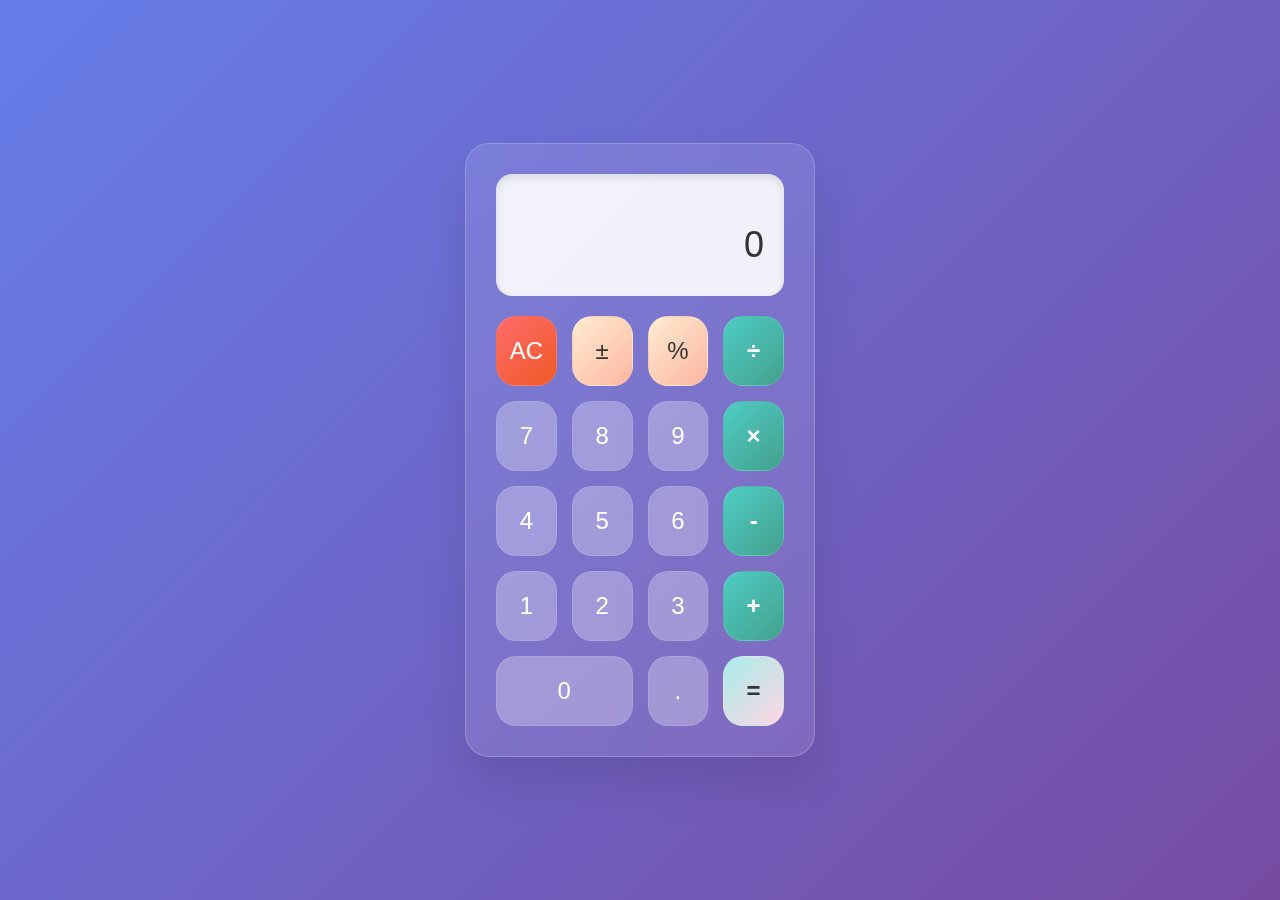
<file: index.html>
<!DOCTYPE html>
<html lang="en">
<head>
    <meta charset="UTF-8">
    <meta name="viewport" content="width=device-width, initial-scale=1.0">
    <title>Modern Calculator</title>
    <style>
        * {
            margin: 0;
            padding: 0;
            box-sizing: border-box;
        }

        body {
            font-family: -apple-system, BlinkMacSystemFont, 'Segoe UI', Roboto, sans-serif;
            background: linear-gradient(135deg, #667eea 0%, #764ba2 100%);
            min-height: 100vh;
            display: flex;
            align-items: center;
            justify-content: center;
            padding: 20px;
        }

        .calculator-container {
            background: rgba(255, 255, 255, 0.1);
            backdrop-filter: blur(20px);
            border-radius: 24px;
            padding: 30px;
            box-shadow: 0 25px 45px rgba(0, 0, 0, 0.1);
            border: 1px solid rgba(255, 255, 255, 0.2);
            max-width: 350px;
            width: 100%;
        }

        .display {
            background: rgba(255, 255, 255, 0.9);
            border-radius: 16px;
            padding: 30px 20px;
            margin-bottom: 20px;
            text-align: right;
            min-height: 120px;
            display: flex;
            flex-direction: column;
            justify-content: space-between;
            box-shadow: inset 0 4px 8px rgba(0, 0, 0, 0.1);
        }

        .previous-operation {
            font-size: 14px;
            color: #666;
            opacity: 0.8;
            min-height: 20px;
        }

        .current-operation {
            font-size: 36px;
            font-weight: 300;
            color: #333;
            word-wrap: break-word;
            word-break: break-all;
            overflow: hidden;
        }

        .button-grid {
            display: grid;
            grid-template-columns: repeat(4, 1fr);
            gap: 15px;
        }

        .btn {
            height: 70px;
            border: none;
            border-radius: 20px;
            font-size: 24px;
            font-weight: 500;
            cursor: pointer;
            transition: all 0.2s cubic-bezier(0.4, 0, 0.2, 1);
            background: rgba(255, 255, 255, 0.2);
            color: white;
            border: 1px solid rgba(255, 255, 255, 0.1);
            backdrop-filter: blur(10px);
            display: flex;
            align-items: center;
            justify-content: center;
        }

        .btn:hover {
            transform: translateY(-2px);
            background: rgba(255, 255, 255, 0.3);
            box-shadow: 0 8px 25px rgba(0, 0, 0, 0.15);
        }

        .btn:active {
            transform: translateY(0);
            box-shadow: 0 4px 15px rgba(0, 0, 0, 0.1);
        }

        .btn-clear {
            background: linear-gradient(135deg, #ff6b6b, #ee5a24);
        }

        .btn-clear:hover {
            background: linear-gradient(135deg, #ff5252, #d84315);
        }

        .btn-operator {
            background: linear-gradient(135deg, #4ecdc4, #44a08d);
            font-weight: 600;
        }

        .btn-operator:hover {
            background: linear-gradient(135deg, #26d0ce, #2a5298);
        }

        .btn-equals {
            background: linear-gradient(135deg, #a8edea, #fed6e3);
            color: #333;
            font-weight: 600;
        }

        .btn-equals:hover {
            background: linear-gradient(135deg, #ffeaa7, #fab1a0);
        }

        .btn-zero {
            grid-column: span 2;
        }

        .btn-function {
            background: linear-gradient(135deg, #ffecd2, #fcb69f);
            color: #333;
        }

        .btn-function:hover {
            background: linear-gradient(135deg, #ffb347, #ff8c69);
        }

        @media (max-width: 400px) {
            .calculator-container {
                padding: 20px;
            }

            .btn {
                height: 60px;
                font-size: 20px;
            }

            .current-operation {
                font-size: 28px;
            }

            .button-grid {
                gap: 10px;
            }
        }

        .btn-ripple {
            position: relative;
            overflow: hidden;
        }

        .btn-ripple::before {
            content: '';
            position: absolute;
            top: 50%;
            left: 50%;
            width: 0;
            height: 0;
            border-radius: 50%;
            background: rgba(255, 255, 255, 0.3);
            transform: translate(-50%, -50%);
            transition: width 0.4s, height 0.4s;
        }

        .btn-ripple:active::before {
            width: 300px;
            height: 300px;
        }
    </style>
</head>
<body>
    <div class="calculator-container">
        <div class="display">
            <div class="previous-operation" id="previous-operand"></div>
            <div class="current-operation" id="current-operand">0</div>
        </div>
        
        <div class="button-grid">
            <button class="btn btn-clear btn-ripple" onclick="calculator.clear()">AC</button>
            <button class="btn btn-function btn-ripple" onclick="calculator.toggleSign()">±</button>
            <button class="btn btn-function btn-ripple" onclick="calculator.percentage()">%</button>
            <button class="btn btn-operator btn-ripple" onclick="calculator.chooseOperation('÷')">÷</button>
            
            <button class="btn btn-ripple" onclick="calculator.appendNumber('7')">7</button>
            <button class="btn btn-ripple" onclick="calculator.appendNumber('8')">8</button>
            <button class="btn btn-ripple" onclick="calculator.appendNumber('9')">9</button>
            <button class="btn btn-operator btn-ripple" onclick="calculator.chooseOperation('×')">×</button>
            
            <button class="btn btn-ripple" onclick="calculator.appendNumber('4')">4</button>
            <button class="btn btn-ripple" onclick="calculator.appendNumber('5')">5</button>
            <button class="btn btn-ripple" onclick="calculator.appendNumber('6')">6</button>
            <button class="btn btn-operator btn-ripple" onclick="calculator.chooseOperation('-')">-</button>
            
            <button class="btn btn-ripple" onclick="calculator.appendNumber('1')">1</button>
            <button class="btn btn-ripple" onclick="calculator.appendNumber('2')">2</button>
            <button class="btn btn-ripple" onclick="calculator.appendNumber('3')">3</button>
            <button class="btn btn-operator btn-ripple" onclick="calculator.chooseOperation('+')">+</button>
            
            <button class="btn btn-zero btn-ripple" onclick="calculator.appendNumber('0')">0</button>
            <button class="btn btn-ripple" onclick="calculator.appendNumber('.')">.</button>
            <button class="btn btn-equals btn-ripple" onclick="calculator.compute()">=</button>
        </div>
    </div>

    <script>
        class Calculator {
            constructor(previousOperandElement, currentOperandElement) {
                this.previousOperandElement = previousOperandElement;
                this.currentOperandElement = currentOperandElement;
                this.clear();
            }

            clear() {
                this.currentOperand = '';
                this.previousOperand = '';
                this.operation = undefined;
            }

            delete() {
                this.currentOperand = this.currentOperand.toString().slice(0, -1);
            }

            appendNumber(number) {
                // Prevent adding more digits if already at 13 character limit
                if (this.currentOperand.toString().length >= 13) return;
                if (number === '.' && this.currentOperand.includes('.')) return;
                this.currentOperand = this.currentOperand.toString() + number.toString();
            }

            chooseOperation(operation) {
                if (this.currentOperand === '') return;
                if (this.previousOperand !== '') {
                    this.compute();
                }
                this.operation = operation;
                this.previousOperand = this.currentOperand;
                this.currentOperand = '';
            }

            compute() {
                let computation;
                const prev = parseFloat(this.previousOperand);
                const current = parseFloat(this.currentOperand);
                if (isNaN(prev) || isNaN(current)) return;

                switch (this.operation) {
                    case '+':
                        computation = prev + current;
                        break;
                    case '-':
                        computation = prev - current;
                        break;
                    case '×':
                        computation = prev * current;
                        break;
                    case '÷':
                        if (current === 0) {
                            alert('Cannot divide by zero');
                            return;
                        }
                        computation = prev / current;
                        break;
                    default:
                        return;
                }
                this.currentOperand = computation;
                this.operation = undefined;
                this.previousOperand = '';
            }

            percentage() {
                const current = parseFloat(this.currentOperand);
                if (isNaN(current)) return;
                this.currentOperand = current / 100;
            }

            toggleSign() {
                const current = parseFloat(this.currentOperand);
                if (isNaN(current)) return;
                this.currentOperand = current * -1;
            }

            getDisplayNumber(number) {
                const stringNumber = number.toString();
                const integerDigits = parseFloat(stringNumber.split('.')[0]);
                const decimalDigits = stringNumber.split('.')[1];
                let integerDisplay;
                if (isNaN(integerDigits)) {
                    integerDisplay = '';
                } else {
                    integerDisplay = integerDigits.toLocaleString('en', {
                        maximumFractionDigits: 0
                    });
                }
                if (decimalDigits != null) {
                    return `${integerDisplay}.${decimalDigits}`;
                } else {
                    return integerDisplay;
                }
            }

            updateDisplay() {
                // Limit current operand to 13 characters
                let displayValue = this.currentOperand.toString();
                if (displayValue.length > 13) {
                    displayValue = displayValue.substring(0, 13);
                    this.currentOperand = displayValue;
                }
                
                this.currentOperandElement.innerText = 
                    this.getDisplayNumber(displayValue) || '0';
                    
                if (this.operation != null) {
                    let prevDisplay = this.getDisplayNumber(this.previousOperand);
                    if (prevDisplay.length > 13) {
                        prevDisplay = prevDisplay.substring(0, 10) + '...';
                    }
                    this.previousOperandElement.innerText = 
                        `${prevDisplay} ${this.operation}`;
                } else {
                    this.previousOperandElement.innerText = '';
                }
            }
        }

        const previousOperandElement = document.getElementById('previous-operand');
        const currentOperandElement = document.getElementById('current-operand');

        const calculator = new Calculator(previousOperandElement, currentOperandElement);

        // Update display on any change
        setInterval(() => {
            calculator.updateDisplay();
        }, 50);

        // Keyboard support
        document.addEventListener('keydown', (e) => {
            if (e.key >= '0' && e.key <= '9') {
                calculator.appendNumber(e.key);
            }
            if (e.key === '.') {
                calculator.appendNumber(e.key);
            }
            if (e.key === '+') {
                calculator.chooseOperation('+');
            }
            if (e.key === '-') {
                calculator.chooseOperation('-');
            }
            if (e.key === '*') {
                calculator.chooseOperation('×');
            }
            if (e.key === '/') {
                e.preventDefault();
                calculator.chooseOperation('÷');
            }
            if (e.key === '=' || e.key === 'Enter') {
                calculator.compute();
            }
            if (e.key === 'Escape') {
                calculator.clear();
            }
            if (e.key === 'Backspace') {
                calculator.delete();
            }
        });
    </script>
</body>
</html>
</file>
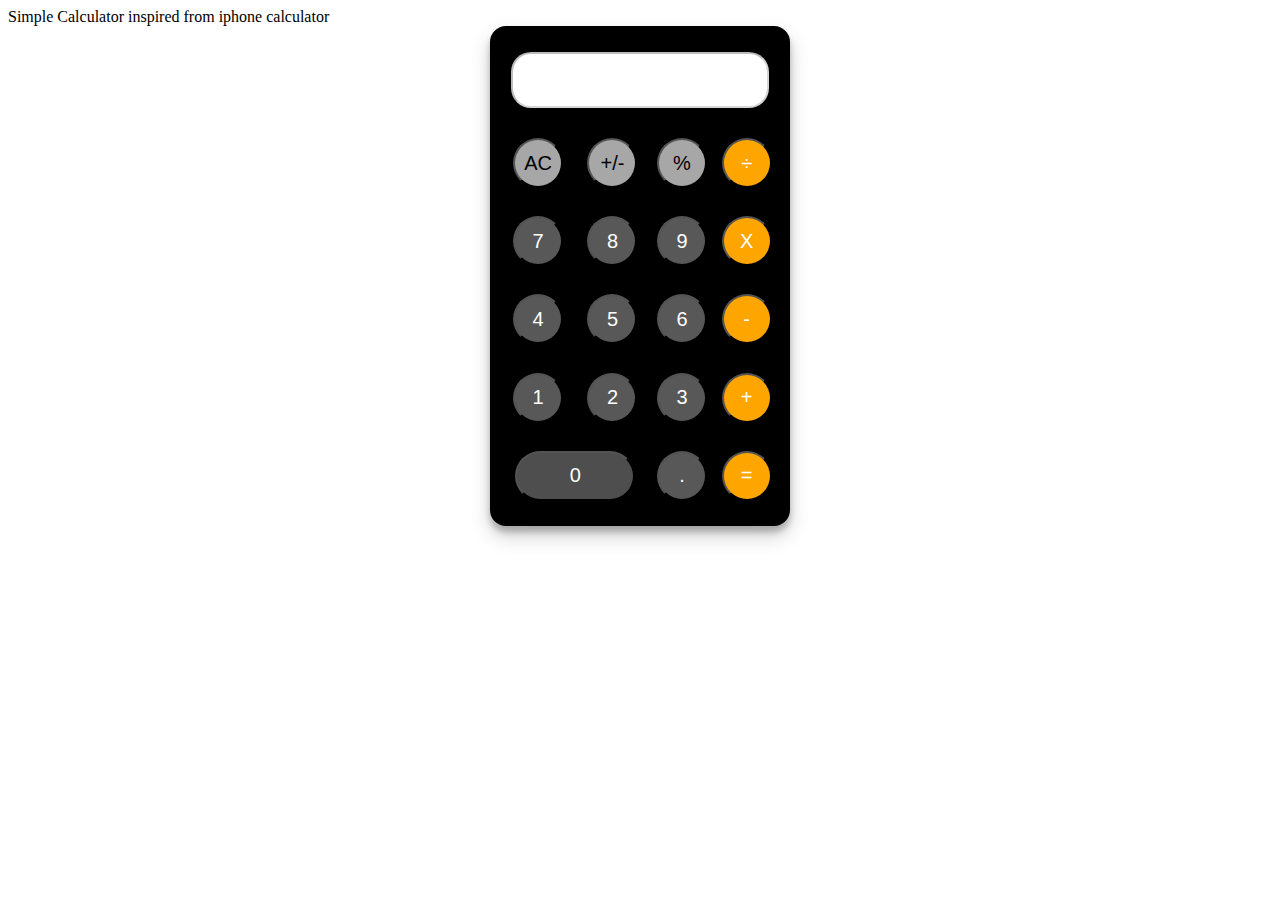
<file: calculator.html>
<!DOCTYPE html>
<html>
    <head>
        <meta charset="utf-8">
        <title>Simple calculator using JS, HTML, and CSS</title>
        <link rel="stylesheet" href="calculator.css">
    </head>
    <header>Simple Calculator inspired from iphone calculator</header>

    <body>
        <table class ="calculator">
            <tr>
              <td colspan="4"> <input class="output" type="text" id="result" disabled/></td>
            </tr>
            <tr>
                <td> <input type="button" value="AC" onclick="clearScreen()" id="commands"/></td>
                <td> <input type="button" value="+/-" onclick="plusMinus()" id="commands"/></td>
                <td> <input type="button" value="%" onclick="percent()" id="commands"/></td>
                <td> <input type="button" value="÷" onclick="display('/')" id="signs"/></td>
            </tr>
            <tr>
                <td> <input type="button" value="7" onclick="display(7)" id="numbers"/></td>
                <td> <input type="button" value="8" onclick="display(8)" id="numbers"/></td>
                <td> <input type="button" value="9" onclick="display(9)" id="numbers"/></td>
                <td> <input type="button" value="X" onclick="display('*')" id="signs"/></td>
            </tr>
            <tr>
                <td> <input type="button" value="4" onclick="display(4)" id="numbers"/></td>
                <td> <input type="button" value="5" onclick="display(5)" id="numbers"/></td>
                <td> <input type="button" value="6" onclick="display(6)" id="numbers"/></td>
                <td> <input type="button" value="-" onclick="display('-')" id="signs"/></td>
            </tr>
            <tr>
                <td> <input type="button" value="1" onclick="display(1)" id="numbers"/></td>
                <td> <input type="button" value="2" onclick="display(2)" id="numbers"/></td>
                <td> <input type="button" value="3" onclick="display(3)" id="numbers"/></td>
                <td> <input type="button" value="+" onclick="display('+')" id="signs"/></td>
            </tr>
            <tr>
                <td colspan="2"> <input type="button" value="0" onclick="display(0)" id="zero"/></td>
                <td> <input type="button" value="." onclick="display('.')" id="numbers"/></td>
                <td> <input type="button" value="=" onclick="calculate()" id="signs"/></td>
            </tr>


        </table>

        <script type="text/javascript" src="calculator.js"></script>

    </body>
</html>
</file>
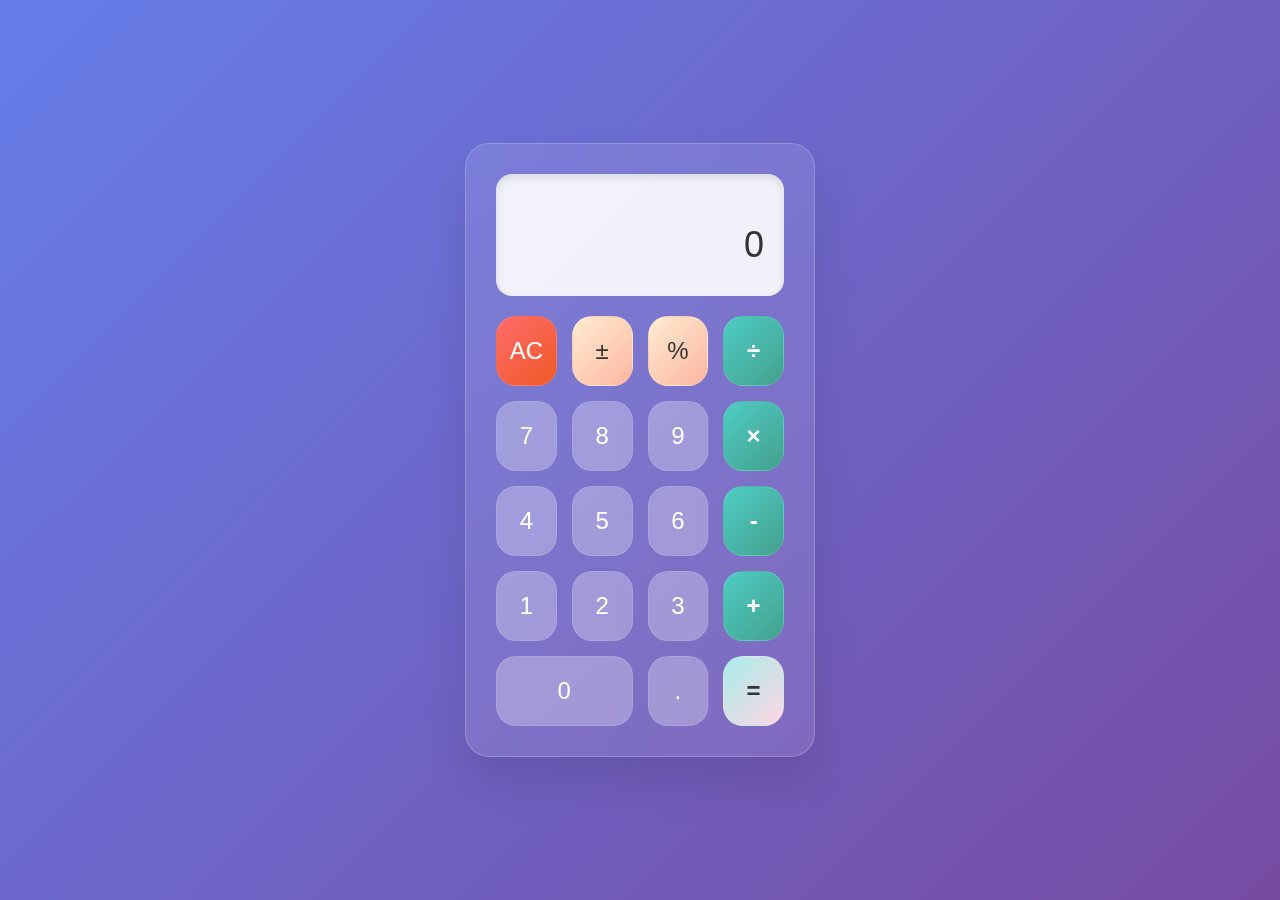
<file: modern_calculator.html>
<!DOCTYPE html>
<html lang="en">
<head>
    <meta charset="UTF-8">
    <meta name="viewport" content="width=device-width, initial-scale=1.0">
    <title>Modern Calculator</title>
    <style>
        * {
            margin: 0;
            padding: 0;
            box-sizing: border-box;
        }

        body {
            font-family: -apple-system, BlinkMacSystemFont, 'Segoe UI', Roboto, sans-serif;
            background: linear-gradient(135deg, #667eea 0%, #764ba2 100%);
            min-height: 100vh;
            display: flex;
            align-items: center;
            justify-content: center;
            padding: 20px;
        }

        .calculator-container {
            background: rgba(255, 255, 255, 0.1);
            backdrop-filter: blur(20px);
            border-radius: 24px;
            padding: 30px;
            box-shadow: 0 25px 45px rgba(0, 0, 0, 0.1);
            border: 1px solid rgba(255, 255, 255, 0.2);
            max-width: 350px;
            width: 100%;
        }

        .display {
            background: rgba(255, 255, 255, 0.9);
            border-radius: 16px;
            padding: 30px 20px;
            margin-bottom: 20px;
            text-align: right;
            min-height: 120px;
            display: flex;
            flex-direction: column;
            justify-content: space-between;
            box-shadow: inset 0 4px 8px rgba(0, 0, 0, 0.1);
        }

        .previous-operation {
            font-size: 14px;
            color: #666;
            opacity: 0.8;
            min-height: 20px;
        }

        .current-operation {
            font-size: 36px;
            font-weight: 300;
            color: #333;
            word-wrap: break-word;
            word-break: break-all;
        }

        .button-grid {
            display: grid;
            grid-template-columns: repeat(4, 1fr);
            gap: 15px;
        }

        .btn {
            height: 70px;
            border: none;
            border-radius: 20px;
            font-size: 24px;
            font-weight: 500;
            cursor: pointer;
            transition: all 0.2s cubic-bezier(0.4, 0, 0.2, 1);
            background: rgba(255, 255, 255, 0.2);
            color: white;
            border: 1px solid rgba(255, 255, 255, 0.1);
            backdrop-filter: blur(10px);
            display: flex;
            align-items: center;
            justify-content: center;
        }

        .btn:hover {
            transform: translateY(-2px);
            background: rgba(255, 255, 255, 0.3);
            box-shadow: 0 8px 25px rgba(0, 0, 0, 0.15);
        }

        .btn:active {
            transform: translateY(0);
            box-shadow: 0 4px 15px rgba(0, 0, 0, 0.1);
        }

        .btn-clear {
            background: linear-gradient(135deg, #ff6b6b, #ee5a24);
        }

        .btn-clear:hover {
            background: linear-gradient(135deg, #ff5252, #d84315);
        }

        .btn-operator {
            background: linear-gradient(135deg, #4ecdc4, #44a08d);
            font-weight: 600;
        }

        .btn-operator:hover {
            background: linear-gradient(135deg, #26d0ce, #2a5298);
        }

        .btn-equals {
            background: linear-gradient(135deg, #a8edea, #fed6e3);
            color: #333;
            font-weight: 600;
        }

        .btn-equals:hover {
            background: linear-gradient(135deg, #ffeaa7, #fab1a0);
        }

        .btn-zero {
            grid-column: span 2;
        }

        .btn-function {
            background: linear-gradient(135deg, #ffecd2, #fcb69f);
            color: #333;
        }

        .btn-function:hover {
            background: linear-gradient(135deg, #ffb347, #ff8c69);
        }

        @media (max-width: 400px) {
            .calculator-container {
                padding: 20px;
            }

            .btn {
                height: 60px;
                font-size: 20px;
            }

            .current-operation {
                font-size: 28px;
            }

            .button-grid {
                gap: 10px;
            }
        }

        .btn-ripple {
            position: relative;
            overflow: hidden;
        }

        .btn-ripple::before {
            content: '';
            position: absolute;
            top: 50%;
            left: 50%;
            width: 0;
            height: 0;
            border-radius: 50%;
            background: rgba(255, 255, 255, 0.3);
            transform: translate(-50%, -50%);
            transition: width 0.4s, height 0.4s;
        }

        .btn-ripple:active::before {
            width: 300px;
            height: 300px;
        }
    </style>
</head>
<body>
    <div class="calculator-container">
        <div class="display">
            <div class="previous-operation" id="previous-operand"></div>
            <div class="current-operation" id="current-operand">0</div>
        </div>
        
        <div class="button-grid">
            <button class="btn btn-clear btn-ripple" onclick="calculator.clear()">AC</button>
            <button class="btn btn-function btn-ripple" onclick="calculator.toggleSign()">±</button>
            <button class="btn btn-function btn-ripple" onclick="calculator.percentage()">%</button>
            <button class="btn btn-operator btn-ripple" onclick="calculator.chooseOperation('÷')">÷</button>
            
            <button class="btn btn-ripple" onclick="calculator.appendNumber('7')">7</button>
            <button class="btn btn-ripple" onclick="calculator.appendNumber('8')">8</button>
            <button class="btn btn-ripple" onclick="calculator.appendNumber('9')">9</button>
            <button class="btn btn-operator btn-ripple" onclick="calculator.chooseOperation('×')">×</button>
            
            <button class="btn btn-ripple" onclick="calculator.appendNumber('4')">4</button>
            <button class="btn btn-ripple" onclick="calculator.appendNumber('5')">5</button>
            <button class="btn btn-ripple" onclick="calculator.appendNumber('6')">6</button>
            <button class="btn btn-operator btn-ripple" onclick="calculator.chooseOperation('-')">-</button>
            
            <button class="btn btn-ripple" onclick="calculator.appendNumber('1')">1</button>
            <button class="btn btn-ripple" onclick="calculator.appendNumber('2')">2</button>
            <button class="btn btn-ripple" onclick="calculator.appendNumber('3')">3</button>
            <button class="btn btn-operator btn-ripple" onclick="calculator.chooseOperation('+')">+</button>
            
            <button class="btn btn-zero btn-ripple" onclick="calculator.appendNumber('0')">0</button>
            <button class="btn btn-ripple" onclick="calculator.appendNumber('.')">.</button>
            <button class="btn btn-equals btn-ripple" onclick="calculator.compute()">=</button>
        </div>
    </div>

    <script>
        class Calculator {
            constructor(previousOperandElement, currentOperandElement) {
                this.previousOperandElement = previousOperandElement;
                this.currentOperandElement = currentOperandElement;
                this.clear();
            }

            clear() {
                this.currentOperand = '';
                this.previousOperand = '';
                this.operation = undefined;
            }

            delete() {
                this.currentOperand = this.currentOperand.toString().slice(0, -1);
            }

            appendNumber(number) {
                if (number === '.' && this.currentOperand.includes('.')) return;
                this.currentOperand = this.currentOperand.toString() + number.toString();
            }

            chooseOperation(operation) {
                if (this.currentOperand === '') return;
                if (this.previousOperand !== '') {
                    this.compute();
                }
                this.operation = operation;
                this.previousOperand = this.currentOperand;
                this.currentOperand = '';
            }

            compute() {
                let computation;
                const prev = parseFloat(this.previousOperand);
                const current = parseFloat(this.currentOperand);
                if (isNaN(prev) || isNaN(current)) return;

                switch (this.operation) {
                    case '+':
                        computation = prev + current;
                        break;
                    case '-':
                        computation = prev - current;
                        break;
                    case '×':
                        computation = prev * current;
                        break;
                    case '÷':
                        if (current === 0) {
                            alert('Cannot divide by zero');
                            return;
                        }
                        computation = prev / current;
                        break;
                    default:
                        return;
                }
                this.currentOperand = computation;
                this.operation = undefined;
                this.previousOperand = '';
            }

            percentage() {
                const current = parseFloat(this.currentOperand);
                if (isNaN(current)) return;
                this.currentOperand = current / 100;
            }

            toggleSign() {
                const current = parseFloat(this.currentOperand);
                if (isNaN(current)) return;
                this.currentOperand = current * -1;
            }

            getDisplayNumber(number) {
                const stringNumber = number.toString();
                const integerDigits = parseFloat(stringNumber.split('.')[0]);
                const decimalDigits = stringNumber.split('.')[1];
                let integerDisplay;
                if (isNaN(integerDigits)) {
                    integerDisplay = '';
                } else {
                    integerDisplay = integerDigits.toLocaleString('en', {
                        maximumFractionDigits: 0
                    });
                }
                if (decimalDigits != null) {
                    return `${integerDisplay}.${decimalDigits}`;
                } else {
                    return integerDisplay;
                }
            }

            updateDisplay() {
                this.currentOperandElement.innerText = 
                    this.getDisplayNumber(this.currentOperand) || '0';
                if (this.operation != null) {
                    this.previousOperandElement.innerText = 
                        `${this.getDisplayNumber(this.previousOperand)} ${this.operation}`;
                } else {
                    this.previousOperandElement.innerText = '';
                }
            }
        }

        const previousOperandElement = document.getElementById('previous-operand');
        const currentOperandElement = document.getElementById('current-operand');

        const calculator = new Calculator(previousOperandElement, currentOperandElement);

        // Update display on any change
        setInterval(() => {
            calculator.updateDisplay();
        }, 50);

        // Keyboard support
        document.addEventListener('keydown', (e) => {
            if (e.key >= '0' && e.key <= '9') {
                calculator.appendNumber(e.key);
            }
            if (e.key === '.') {
                calculator.appendNumber(e.key);
            }
            if (e.key === '+') {
                calculator.chooseOperation('+');
            }
            if (e.key === '-') {
                calculator.chooseOperation('-');
            }
            if (e.key === '*') {
                calculator.chooseOperation('×');
            }
            if (e.key === '/') {
                e.preventDefault();
                calculator.chooseOperation('÷');
            }
            if (e.key === '=' || e.key === 'Enter') {
                calculator.compute();
            }
            if (e.key === 'Escape') {
                calculator.clear();
            }
            if (e.key === 'Backspace') {
                calculator.delete();
            }
        });
    </script>
</body>
</html>
</file>
<file: calculator.css>
.calculator {
    padding: 10px;
    border-radius: 1em;
    height: 500px;
    width: 300px;
    text-align: center;
    margin: auto;
    background-color: #000000;
    box-shadow: rgba(0, 0, 0, 0.19) 0px 10px 20px, rgba(0, 0, 0, 0.23) 0px 6px 6px;
}

.output {
    background-color: rgb(255, 255, 255);
    border-radius: 1em;
    height: 50px;
    width: 250px;
    text-align: center;
    font-size: 20px;
}
#commands {
    background-color: rgb(167, 167, 167);
    border-radius: 100em;
    height: 50px;
    width: 50px;
    text-align: center;
    font-size: 20px;
}

#numbers {
    background-color: rgb(88, 88, 88);
    border-radius: 100em;
    height: 50px;
    width: 50px;
    text-align: center;
    font-size: 20px;
    color: white;
}

#signs {
    background-color: orange;
    border-radius: 100em;
    height: 50px;
    width: 50px;
    text-align: center;
    font-size: 20px;
    color: white;
}

#zero {
    background-color: rgb(78, 78, 78);
    border-radius: 100em;
    height: 50px;
    width: 120px;
    text-align: center;
    font-size: 20px;
    color: white;
}
</file>
